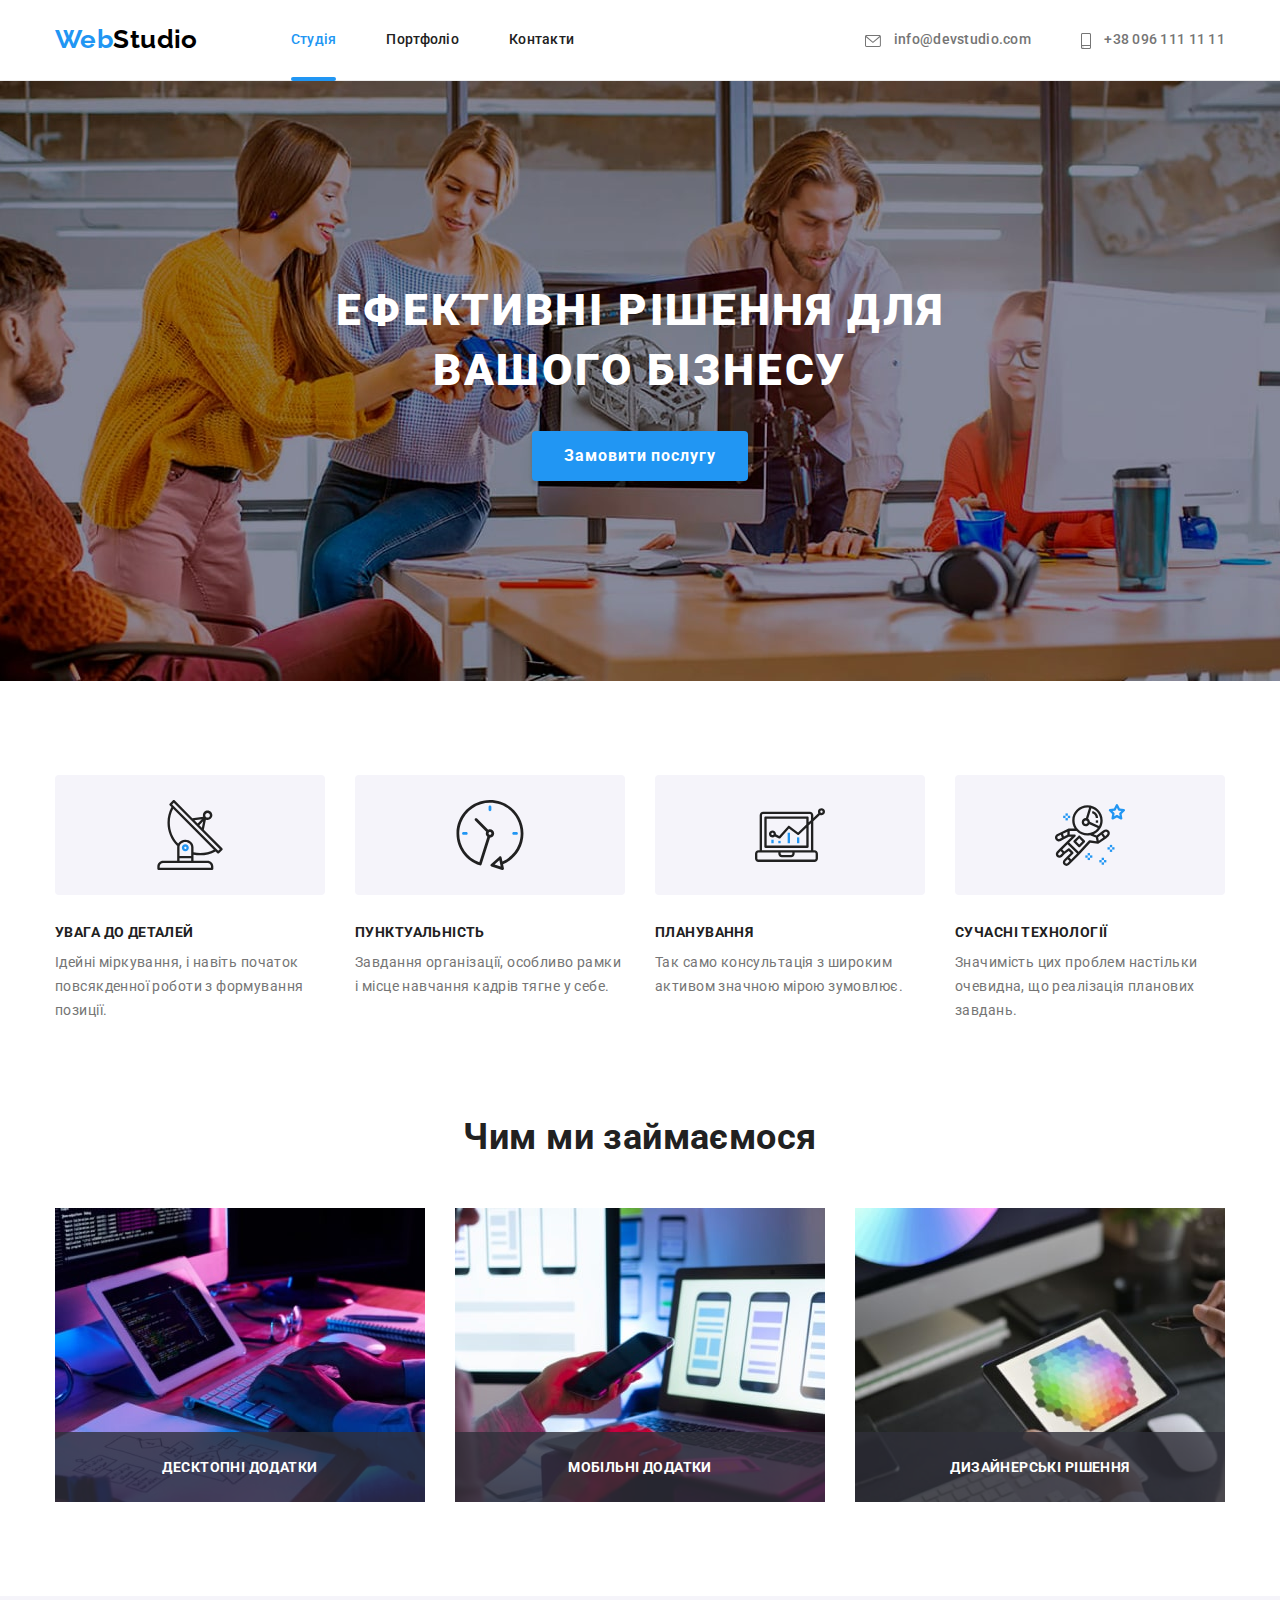
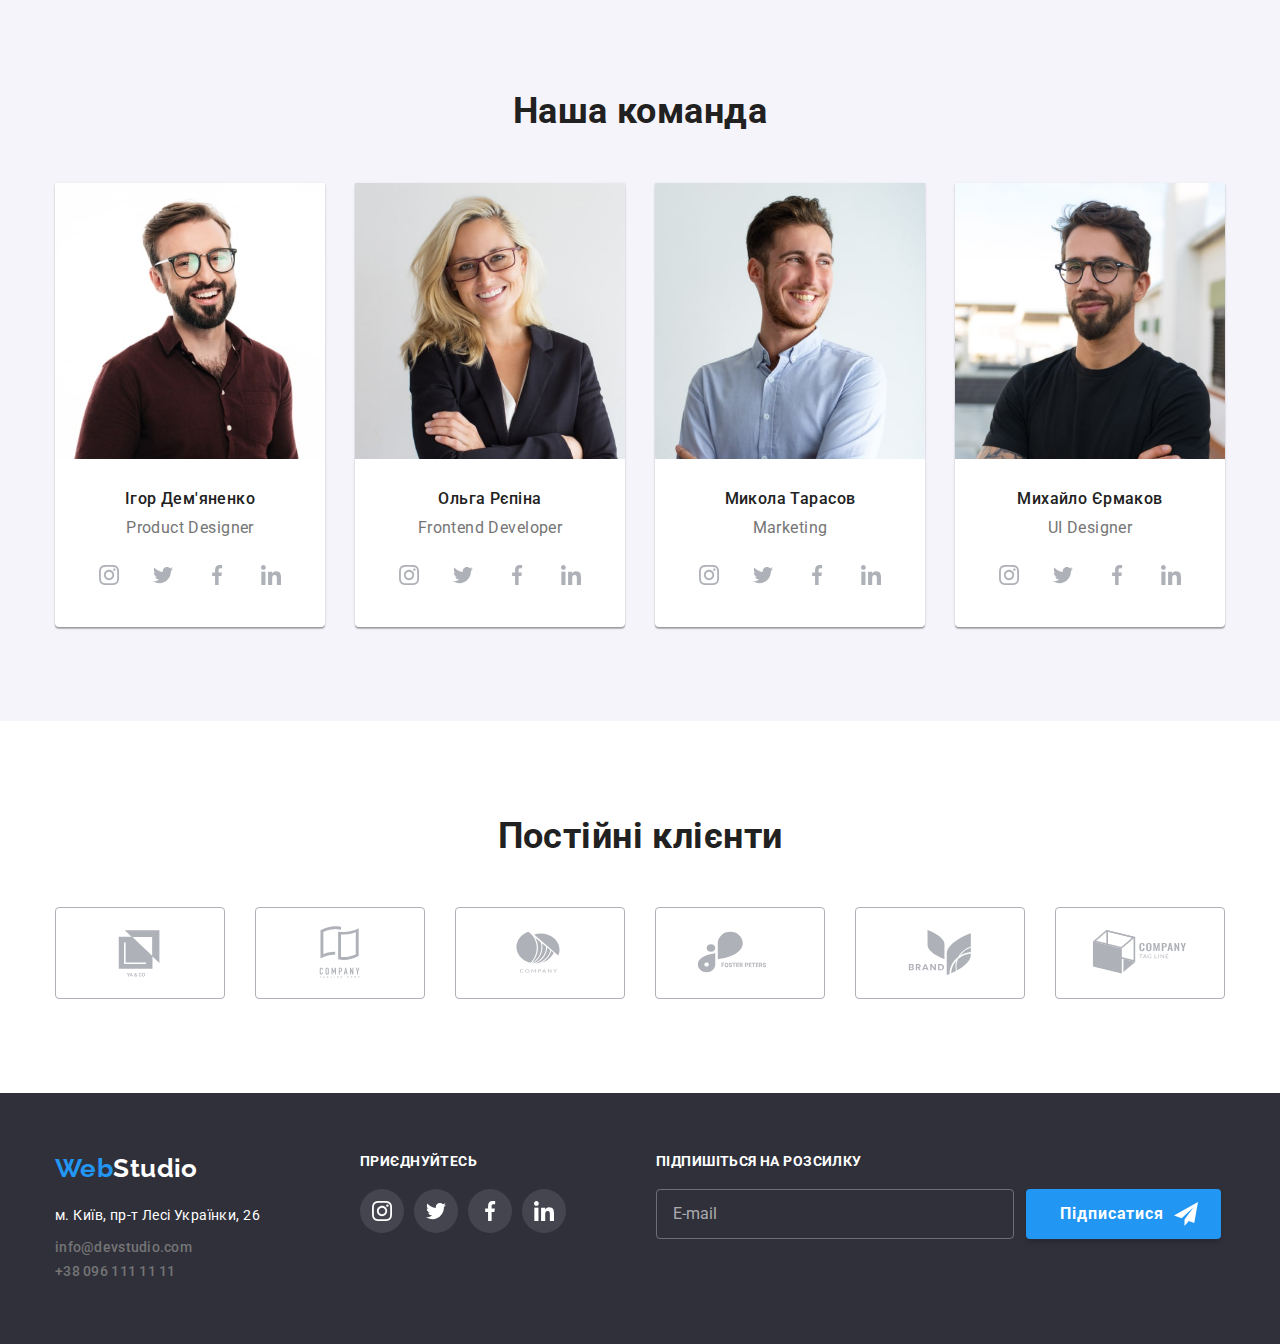
<file: index.html>
<!DOCTYPE html>
<html lang="uk">
	<head>
		<meta charset="UTF-8" />
		<meta http-equiv="X-UA-Compatible" content="IE=edge" />
		<meta name="viewport" content="width=device-width, initial-scale=1.0" />
		<title>Студія WebStudio</title>
		<link rel="preconnect" href="https://fonts.googleapis.com" />
		<link rel="preconnect" href="https://fonts.gstatic.com" crossorigin />
		<link
			href="https://fonts.googleapis.com/css2?family=Raleway:wght@700&family=Roboto:wght@400;500;700;900&display=swap"
			rel="stylesheet"
		/>
		<link
			rel="stylesheet"
			href="https://cdnjs.cloudflare.com/ajax/libs/modern-normalize/1.1.0/modern-normalize.min.css"
		/>
		<link rel="stylesheet" href="./css/main.min.css" />
	</head>
	<body>
		<!-- Шапка сайту -->
		<header class="page-header">
			<!-- Основна навігація -->
			<div class="container">
				<nav class="main-nav">
					<a href="./index.html" class="logo">
						<span class="logo__accent">Web</span>Studio
					</a>
					<button type="button" class="menu-button" aria-expanded="false" aria-controls="mobile-menu" data-menu-button>
						<svg width="40" height="40" class="menu-button__icon" aria-label="Перемикач мобільного меню">
							<use class="menu-button__icon-cross" href="./images/icons.svg#icon-cross"></use>
							<use class="menu-button__icon-menu" href="./images/icons.svg#icon-menu"></use>
						</svg>
					</button>
					<div class="main-nav__wrapper" id="mobile-menu" data-menu>
						<ul class="site-nav">
							<li class="site-nav__item">
								<a href="./index.html" class="site-nav__link site-nav__link--active">Студія</a>
							</li>
							<li class="site-nav__item"><a href="./portfolio.html" class="site-nav__link">Портфоліо</a></li>
							<li class="site-nav__item"><a href="" class="site-nav__link">Контакти</a></li>
						</ul>
						<ul class="contacts-list contacts-list--flex">
							<li class="contacts-list__item contacts-list__item--r-margin">
								<a href="mailto:info@devstudio.com" class="contacts-list__link">
									<svg class="contacts-list__icon" width="16" height="12">
										<use href="./images/icons.svg#icon-envelope"></use>
									</svg>
									info@devstudio.com
								</a>
							</li>
							<li class="contacts-list__item">
								<a href="tel:+380961111111" class="contacts-list__link">
									<svg class="contacts-list__icon" width="10" height="16">
										<use href="./images/icons.svg#icon-smartphone"></use>
									</svg>
									+38 096 111 11 11
								</a>
							</li>
						</ul>
						<ul class="social">
							<li class="social__item"><a href="" class="social__link">Instagram</a></li>
							<li class="social__item"><a href="" class="social__link">Twitter</a></li>
							<li class="social__item"><a href="" class="social__link">Facebook</a></li>
							<li class="social__item"><a href="" class="social__link">LinkedIn</a></li>
						</ul>
					</div>
				</nav>
			</div>
		</header>
		<!-- Основний контент -->
		<main>
			<!-- Блок герой -->
			<section class="hero">
				<h1 class="hero__title">
					Ефективні рішення для
					<br />
					вашого бізнесу
				</h1>
				<button type="button" class="button button--primary" data-modal-open>Замовити послугу</button>
			</section>
			<!-- Наші переваги -->
			<section class="section">
				<div class="container">
					<h2 class="section__title section__title--visually-hidden">Наші переваги</h2>
					<ul class="feature-list">
						<li class="feature-list__item">
							<div class="feature-list__thumb">
								<svg class="feature-list__icon" width="70" height="70">
									<use href="./images/icons.svg#icon-antenna"></use>
								</svg>
							</div>
							<h3 class="feature-list__title">Увага до деталей</h3>
							<p class="feature-list__text">
								Ідейні міркування, і навіть початок повсякденної роботи з формування позиції.
							</p>
						</li>
						<li class="feature-list__item">
							<div class="feature-list__thumb">
								<svg class="feature-list__icon" width="70" height="70">
									<use href="./images/icons.svg#icon-clock"></use>
								</svg>
							</div>
							<h3 class="feature-list__title">Пунктуальність</h3>
							<p class="feature-list__text">
								Завдання організації, особливо рамки і місце навчання кадрів тягне у себе.
							</p>
						</li>
						<li class="feature-list__item">
							<div class="feature-list__thumb">
								<svg class="feature-list__icon" width="70" height="70">
									<use href="./images/icons.svg#icon-diagram"></use>
								</svg>
							</div>
							<h3 class="feature-list__title">Планування</h3>
							<p class="feature-list__text">Так само консультація з широким активом значною мірою зумовлює.</p>
						</li>
						<li class="feature-list__item">
							<div class="feature-list__thumb">
								<svg class="feature-list__icon" width="70" height="70">
									<use href="./images/icons.svg#icon-astronaut"></use>
								</svg>
							</div>
							<h3 class="feature-list__title">Сучасні технології</h3>
							<p class="feature-list__text">
								Значимість цих проблем настільки очевидна, що реалізація планових завдань.
							</p>
						</li>
					</ul>
				</div>
			</section>
			<!-- Чим ми займаємося -->
			<section class="section section--no-padding section--no-display">
				<div class="container">
					<h2 class="section__title">Чим ми займаємося</h2>
					<ul class="work-list">
						<li class="work-list__item">
							<img
								class="work-list__image"
								srcset="./images/work-img-1.jpg 1x, ./images/work-img-1@2x.jpg 2x"
								src="./images/work-img-1.jpg"
								alt="Чоловічі руки на клавіатурі"
								width="370"
								height="294"
							/>
							<div class="work-list__overlay">Десктопні додатки</div>
						</li>
						<li class="work-list__item">
							<img
								class="work-list__image"
								srcset="./images/work-img-2.jpg 1x, ./images/work-img-2@2x.jpg 2x"
								src="./images/work-img-2.jpg"
								alt="Людина працює за ноутбуком"
								width="370"
								height="294"
							/>
							<div class="work-list__overlay">Мобільні додатки</div>
						</li>
						<li class="work-list__item">
							<img
								class="work-list__image"
								srcset="./images/work-img-3.jpg 1x, ./images/work-img-3@2x.jpg 2x"
								src="./images/work-img-3.jpg"
								alt="Планшет у руках"
								width="370"
								height="294"
							/>
							<div class="work-list__overlay">Дизайнерські рішення</div>
						</li>
					</ul>
				</div>
			</section>
			<!-- Наша команда -->
			<section class="section section--inverse-bg-color">
				<div class="container">
					<h2 class="section__title">Наша команда</h2>
					<ul class="team-member">
						<li class="team-member__item">
							<img
								class="team-member__foto"
								srcset="./images/team-img-1.jpg 1x, ./images/team-img-1@2x.jpg 2x"
								src="./images/team-img-1.jpg"
								alt="Ігор Дем'яненко"
								width="450"
								height="460"
							/>
							<div class="team-member__wrapper">
								<h3 class="team-member__name">Ігор Дем'яненко</h3>
								<p class="team-member__pos">Product Designer</p>
								<ul class="social-icons">
									<li class="social-icons__item">
										<a href="" class="social-icons__link">
											<svg class="social-icons__icon" width="20" height="20">
												<use href="./images/icons.svg#icon-instagram"></use>
											</svg>
										</a>
									</li>
									<li class="social-icons__item">
										<a href="" class="social-icons__link">
											<svg class="social-icons__icon" width="20" height="20">
												<use href="./images/icons.svg#icon-twitter"></use>
											</svg>
										</a>
									</li>
									<li class="social-icons__item">
										<a href="" class="social-icons__link">
											<svg class="social-icons__icon" width="20" height="20">
												<use href="./images/icons.svg#icon-facebook"></use>
											</svg>
										</a>
									</li>
									<li class="social-icons__item">
										<a href="" class="social-icons__link">
											<svg class="social-icons__icon" width="20" height="20">
												<use href="./images/icons.svg#icon-linkedin"></use>
											</svg>
										</a>
									</li>
								</ul>
							</div>
						</li>
						<li class="team-member__item">
							<img
								class="team-member__foto"
								srcset="./images/team-img-2.jpg 1x, ./images/team-img-2@2x.jpg 2x"
								src="./images/team-img-2.jpg"
								alt="Ольга Рєпіна"
								width="450"
								height="460"
							/>
							<div class="team-member__wrapper">
								<h3 class="team-member__name">Ольга Рєпіна</h3>
								<p class="team-member__pos">Frontend Developer</p>
								<ul class="social-icons">
									<li class="social-icons__item">
										<a href="" class="social-icons__link">
											<svg class="social-icons__icon" width="20" height="20">
												<use href="./images/icons.svg#icon-instagram"></use>
											</svg>
										</a>
									</li>
									<li class="social-icons__item">
										<a href="" class="social-icons__link">
											<svg class="social-icons__icon" width="20" height="20">
												<use href="./images/icons.svg#icon-twitter"></use>
											</svg>
										</a>
									</li>
									<li class="social-icons__item">
										<a href="" class="social-icons__link">
											<svg class="social-icons__icon" width="20" height="20">
												<use href="./images/icons.svg#icon-facebook"></use>
											</svg>
										</a>
									</li>
									<li class="social-icons__item">
										<a href="" class="social-icons__link">
											<svg class="social-icons__icon" width="20" height="20">
												<use href="./images/icons.svg#icon-linkedin"></use>
											</svg>
										</a>
									</li>
								</ul>
							</div>
						</li>
						<li class="team-member__item">
							<img
								class="team-member__foto"
								srcset="./images/team-img-3.jpg 1x, ./images/team-img-3@2x.jpg 2x"
								src="./images/team-img-3.jpg"
								alt="Микола Тарасов"
								width="450"
								height="460"
							/>
							<div class="team-member__wrapper">
								<h3 class="team-member__name">Микола Тарасов</h3>
								<p class="team-member__pos">Marketing</p>
								<ul class="social-icons">
									<li class="social-icons__item">
										<a href="" class="social-icons__link">
											<svg class="social-icons__icon" width="20" height="20">
												<use href="./images/icons.svg#icon-instagram"></use>
											</svg>
										</a>
									</li>
									<li class="social-icons__item">
										<a href="" class="social-icons__link">
											<svg class="social-icons__icon" width="20" height="20">
												<use href="./images/icons.svg#icon-twitter"></use>
											</svg>
										</a>
									</li>
									<li class="social-icons__item">
										<a href="" class="social-icons__link">
											<svg class="social-icons__icon" width="20" height="20">
												<use href="./images/icons.svg#icon-facebook"></use>
											</svg>
										</a>
									</li>
									<li class="social-icons__item">
										<a href="" class="social-icons__link">
											<svg class="social-icons__icon" width="20" height="20">
												<use href="./images/icons.svg#icon-linkedin"></use>
											</svg>
										</a>
									</li>
								</ul>
							</div>
						</li>
						<li class="team-member__item">
							<img
								class="team-member__foto"
								srcset="./images/team-img-4.jpg 1x, ./images/team-img-4@2x.jpg 2x"
								src="./images/team-img-4.jpg"
								alt="Михайло Єрмаков"
								width="450"
								height="460"
							/>
							<div class="team-member__wrapper">
								<h3 class="team-member__name">Михайло Єрмаков</h3>
								<p class="team-member__pos">UI Designer</p>
								<ul class="social-icons">
									<li class="social-icons__item">
										<a href="" class="social-icons__link">
											<svg class="social-icons__icon" width="20" height="20">
												<use href="./images/icons.svg#icon-instagram"></use>
											</svg>
										</a>
									</li>
									<li class="social-icons__item">
										<a href="" class="social-icons__link">
											<svg class="social-icons__icon" width="20" height="20">
												<use href="./images/icons.svg#icon-twitter"></use>
											</svg>
										</a>
									</li>
									<li class="social-icons__item">
										<a href="" class="social-icons__link">
											<svg class="social-icons__icon" width="20" height="20">
												<use href="./images/icons.svg#icon-facebook"></use>
											</svg>
										</a>
									</li>
									<li class="social-icons__item">
										<a href="" class="social-icons__link">
											<svg class="social-icons__icon" width="20" height="20">
												<use href="./images/icons.svg#icon-linkedin"></use>
											</svg>
										</a>
									</li>
								</ul>
							</div>
						</li>
					</ul>
				</div>
			</section>
			<!-- Постійні клієнти -->
			<section class="section">
				<div class="container">
					<h2 class="section__title">Постійні клієнти</h2>
					<ul class="client">
						<li class="client__item">
							<a href="" class="client__link">
								<svg class="client__icon" width="106" height="60">
									<use href="./images/icons.svg#icon-client-logo1"></use>
								</svg>
							</a>
						</li>
						<li class="client__item">
							<a href="" class="client__link">
								<svg class="client__icon" width="106" height="60">
									<use href="./images/icons.svg#icon-client-logo2"></use>
								</svg>
							</a>
						</li>
						<li class="client__item">
							<a href="" class="client__link">
								<svg class="client__icon" width="106" height="60">
									<use href="./images/icons.svg#icon-client-logo3"></use>
								</svg>
							</a>
						</li>
						<li class="client__item">
							<a href="" class="client__link">
								<svg class="client__icon" width="106" height="60">
									<use href="./images/icons.svg#icon-client-logo4"></use>
								</svg>
							</a>
						</li>
						<li class="client__item">
							<a href="" class="client__link">
								<svg class="client__icon" width="106" height="60">
									<use href="./images/icons.svg#icon-client-logo5"></use>
								</svg>
							</a>
						</li>
						<li class="client__item">
							<a href="" class="client__link">
								<svg class="client__icon" width="106" height="60">
									<use href="./images/icons.svg#icon-client-logo6"></use>
								</svg>
							</a>
						</li>
					</ul>
				</div>
			</section>
		</main>
		<!-- Футер сайту -->
		<footer class="page-footer">
			<div class="container page-footer__container">
				<div class="page-footer__wrapper">
					<div class="page-footer__address">
						<a href="./index.html" class="logo logo--inverse-color page-footer__logo">
							<span class="logo__accent">Web</span>Studio
						</a>
						<address>
							<p class="address">м. Київ, пр-т Лесі Українки, 26</p>
							<ul class="contacts-list">
								<li>
									<a href="mailto:info@devstudio.com" class="contacts-list__link contacts-list__link--s-font">
										info@devstudio.com
									</a>
								</li>
								<li>
									<a href="tel:+380961111111" class="contacts-list__link contacts-list__link--s-font">
										+38 096 111 11 11
									</a>
								</li>
							</ul>
						</address>
					</div>
					<div class="page-footer__social-icons">
						<p class="page-footer__text">Приєднуйтесь</p>
						<ul class="social-icons">
							<li class="social-icons__item">
								<a href="" class="social-icons__link social-icons__link--inverse-color">
									<svg class="social-icons__icon" width="20" height="20">
										<use href="./images/icons.svg#icon-instagram"></use>
									</svg>
								</a>
							</li>
							<li class="social-icons__item">
								<a href="" class="social-icons__link social-icons__link--inverse-color">
									<svg class="social-icons__icon" width="20" height="20">
										<use href="./images/icons.svg#icon-twitter"></use>
									</svg>
								</a>
							</li>
							<li class="social-icons__item">
								<a href="" class="social-icons__link social-icons__link--inverse-color">
									<svg class="social-icons__icon" width="20" height="20">
										<use href="./images/icons.svg#icon-facebook"></use>
									</svg>
								</a>
							</li>
							<li class="social-icons__item">
								<a href="" class="social-icons__link social-icons__link--inverse-color">
									<svg class="social-icons__icon" width="20" height="20">
										<use href="./images/icons.svg#icon-linkedin"></use>
									</svg>
								</a>
							</li>
						</ul>
					</div>
				</div>
				<div class="page-footer__subscription-form">
					<p class="page-footer__text">Підпишіться на розсилку</p>
					<form class="subscription-form">
						<input class="subscription-form__input" type="email" name="email" placeholder="E-mail" />
						<button type="submit" class="button button--primary subscription-form__button">Підписатися</button>
					</form>
				</div>
			</div>
			<div class="backdrop backdrop--is-hidden" data-modal>
				<div class="modal">
					<button type="button" class="modal__close-button" data-modal-close>
						<svg class="modal__close-icon" width="18" height="18">
							<use href="./images/icons.svg#icon-close"></use>
						</svg>
					</button>
					<p class="modal__text">Залиште свої дані, ми вам передзвонимо</p>
					<form class="form">
						<div class="form__field">
							<label for="name" class="form__label">Ім'я</label>
							<input type="text" name="name" id="name" class="form__input" />
							<span class="form__icon-thumb">
								<svg class="form__icon" width="18" height="18">
									<use href="./images/icons.svg#icon-person"></use>
								</svg>
							</span>
						</div>
						<div class="form__field">
							<label for="tel" class="form__label">Телефон</label>
							<input type="tel" name="tel" id="tel" class="form__input" />
							<span class="form__icon-thumb">
								<svg class="form__icon" width="18" height="18">
									<use href="./images/icons.svg#icon-phone"></use>
								</svg>
							</span>
						</div>
						<div class="form__field">
							<label for="email" class="form__label">Пошта</label>
							<input type="email" name="email" id="email" class="form__input" />
							<span class="form__icon-thumb">
								<svg class="form__icon" width="18" height="18">
									<use href="./images/icons.svg#icon-email"></use>
								</svg>
							</span>
						</div>
						<div class="form__field">
							<label for="comment" class="form__label">Коментар</label>
							<textarea
								class="form__textarea"
								name="comment"
								id="comment"
								cols="30"
								rows="10"
								placeholder="Введіть текст"
							></textarea>
						</div>
						<label class="policy-label">
							<input
								class="policy-label__checkbox policy-label__checkbox--visually-hidden"
								type="checkbox"
								name="policy"
								value="policy"
							/>
							<span class="policy-label__checkbox-icon"></span>
							Погоджуюся з розсилкою та приймаю
							<a class="form__link" href="">Умови договору</a>
						</label>
						<button type="submit" class="button button--primary form__button">Відправити</button>
					</form>
				</div>
			</div>
		</footer>
		<script src="./js/modal.js"></script>
		<script src="./js/mobile-menu.js"></script>
	</body>
</html>
</file>
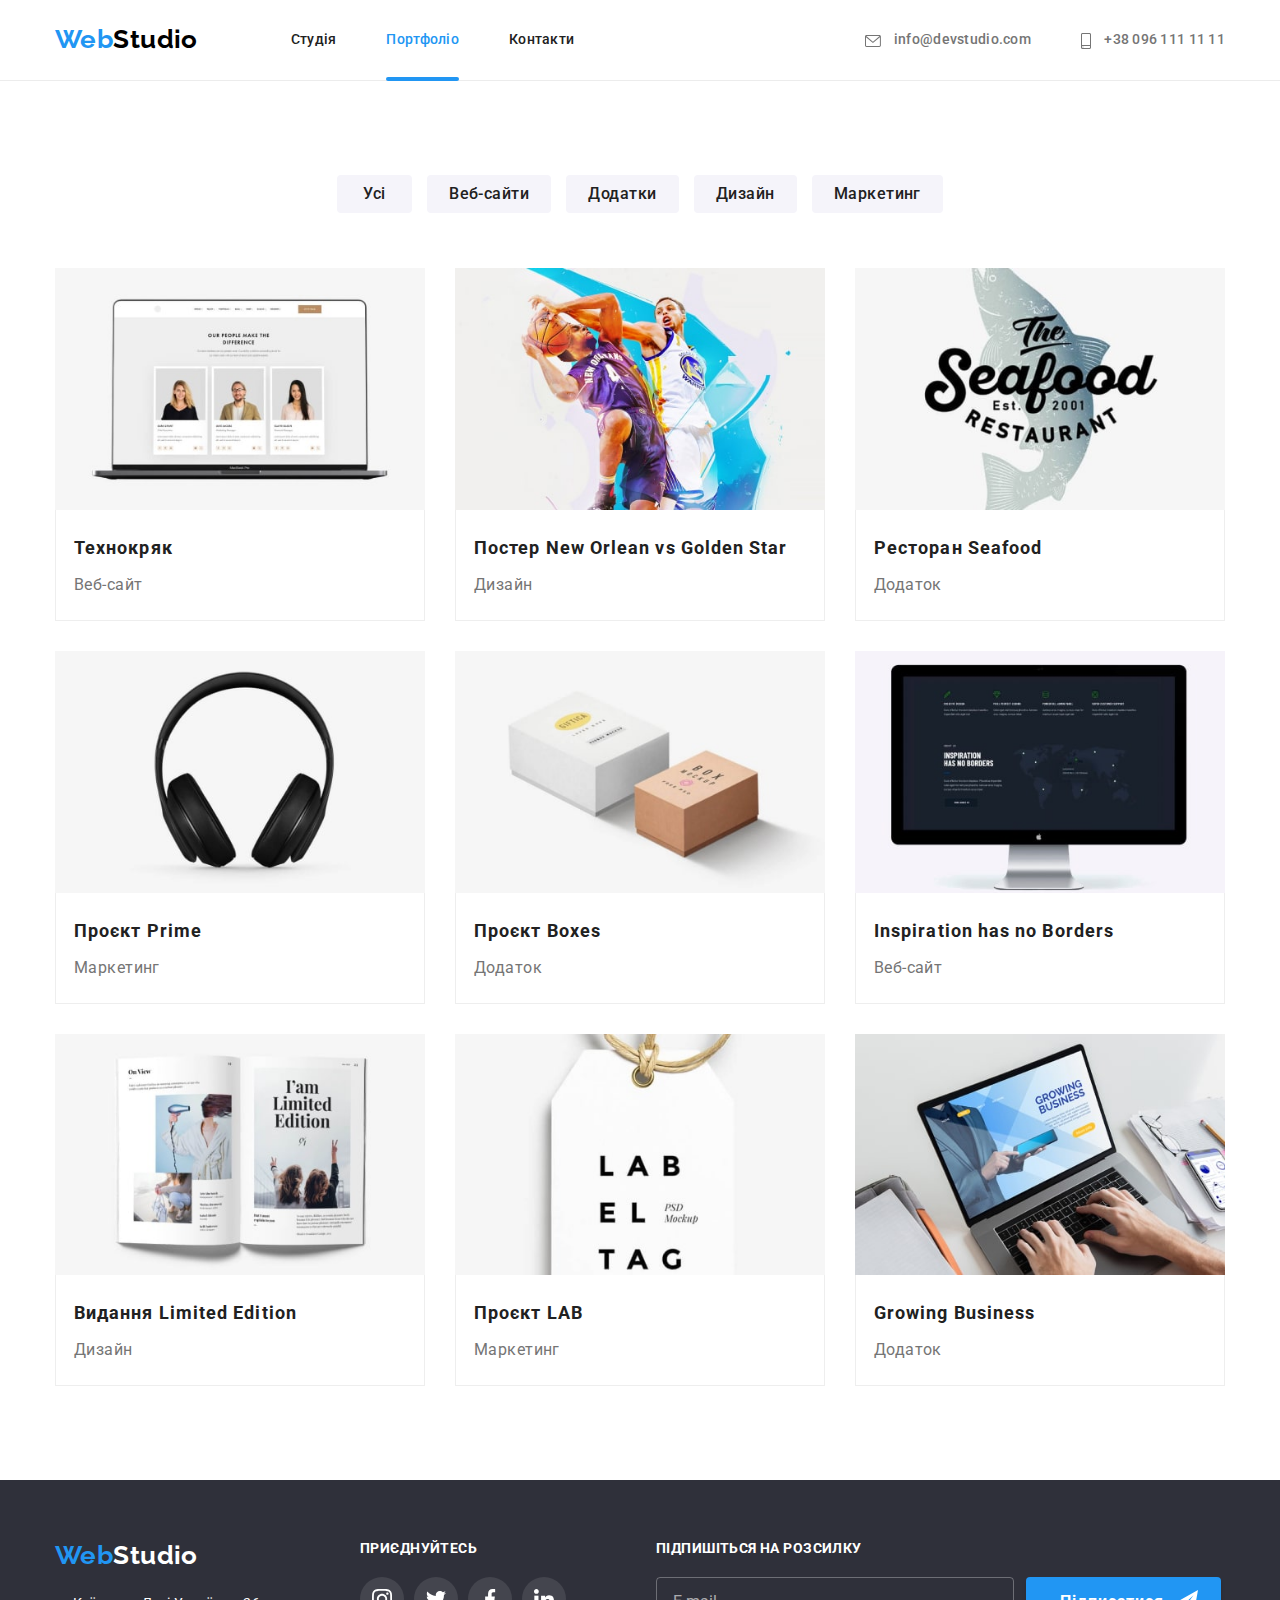
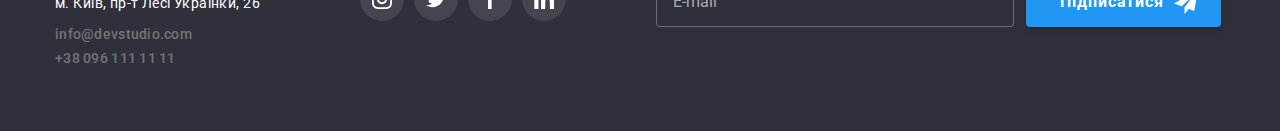
<file: portfolio.html>
<!DOCTYPE html>
<html lang="uk">
	<head>
		<meta charset="UTF-8" />
		<meta http-equiv="X-UA-Compatible" content="IE=edge" />
		<meta name="viewport" content="width=device-width, initial-scale=1.0" />
		<title>Портфоліо</title>
		<link rel="preconnect" href="https://fonts.googleapis.com" />
		<link rel="preconnect" href="https://fonts.gstatic.com" crossorigin />
		<link
			href="https://fonts.googleapis.com/css2?family=Raleway:wght@700&family=Roboto:wght@400;500;700;900&display=swap"
			rel="stylesheet"
		/>
		<link
			rel="stylesheet"
			href="https://cdnjs.cloudflare.com/ajax/libs/modern-normalize/1.1.0/modern-normalize.min.css"
		/>
		<link rel="stylesheet" href="./css/main.min.css" />
	</head>
	<body>
		<!-- Шапка сайту -->
		<header class="page-header">
			<!-- Основна навігація -->
			<div class="container">
				<nav class="main-nav">
					<a href="./index.html" class="logo">
						<span class="logo__accent">Web</span>Studio
					</a>
					<button type="button" class="menu-button" aria-expanded="false" aria-controls="mobile-menu" data-menu-button>
						<svg width="40" height="40" class="menu-button__icon" aria-label="Перемикач мобільного меню">
							<use class="menu-button__icon-cross" href="./images/icons.svg#icon-cross"></use>
							<use class="menu-button__icon-menu" href="./images/icons.svg#icon-menu"></use>
						</svg>
					</button>
					<div class="main-nav__wrapper" id="mobile-menu" data-menu>
						<ul class="site-nav">
							<li class="site-nav__item">
								<a href="./index.html" class="site-nav__link">Студія</a>
							</li>
							<li class="site-nav__item">
								<a href="./portfolio.html" class="site-nav__link site-nav__link--active">Портфоліо</a>
							</li>
							<li class="site-nav__item"><a href="" class="site-nav__link">Контакти</a></li>
						</ul>
						<ul class="contacts-list contacts-list--flex">
							<li class="contacts-list__item contacts-list__item--r-margin">
								<a href="mailto:info@devstudio.com" class="contacts-list__link">
									<svg class="contacts-list__icon" width="16" height="12">
										<use href="./images/icons.svg#icon-envelope"></use>
									</svg>
									info@devstudio.com
								</a>
							</li>
							<li class="contacts-list__item">
								<a href="tel:+380961111111" class="contacts-list__link">
									<svg class="contacts-list__icon" width="10" height="16">
										<use href="./images/icons.svg#icon-smartphone"></use>
									</svg>
									+38 096 111 11 11
								</a>
							</li>
						</ul>
						<ul class="social">
							<li class="social__item"><a href="" class="social__link">Instagram</a></li>
							<li class="social__item"><a href="" class="social__link">Twitter</a></li>
							<li class="social__item"><a href="" class="social__link">Facebook</a></li>
							<li class="social__item"><a href="" class="social__link">LinkedIn</a></li>
						</ul>
					</div>
				</nav>
			</div>
		</header>
		<!-- Основний контент -->
		<main>
			<!-- Наші роботи -->
			<section class="section">
				<div class="container">
					<h1 class="section__title section__title--visually-hidden">Наші роботи</h1>
					<ul class="filters">
						<li class="filters__item"><button type="button" class="button button--secondary">Усі</button></li>
						<li class="filters__item"><button type="button" class="button button--secondary">Веб-сайти</button></li>
						<li class="filters__item"><button type="button" class="button button--secondary">Додатки</button></li>
						<li class="filters__item"><button type="button" class="button button--secondary">Дизайн</button></li>
						<li class="filters__item"><button type="button" class="button button--secondary">Маркетинг</button></li>
					</ul>
					<ul class="portfolio">
						<li class="portfolio__item">
							<a href="" class="product__link">
								<div class="product__thumb">
									<img
										class="product__image"
										srcset="./images/portfolio-img-1.jpg 1x, ./images/portfolio-img-1@2x.jpg 2x"
										src="./images/portfolio-img-1.jpg"
										alt="Сайт Технокряк"
										width="450"
										height="294"
									/>
									<div class="product__overlay">
										<p class="product__text-thumb">
											Ресурс пропонує комплексні пропозиції з різним рівнем функціоналу та сервісів. Все це дозволить
											відвідувачу отримати вичерпні відомості про компанію чи приватну особу.
										</p>
									</div>
								</div>
								<div class="product__wrapper">
									<h2 class="product__title">Технокряк</h2>
									<p class="product__text">Веб-сайт</p>
								</div>
							</a>
						</li>
						<li class="portfolio__item">
							<a href="" class="product__link">
								<div class="product__thumb">
									<img
										class="product__image"
										srcset="./images/portfolio-img-2.jpg 1x, ./images/portfolio-img-2@2x.jpg 2x"
										src="./images/portfolio-img-2.jpg"
										alt="Гра у баскетбол"
										width="450"
										height="294"
									/>
									<div class="product__overlay">
										<p class="product__text-thumb">
											Ресурс пропонує комплексні пропозиції з різним рівнем функціоналу та сервісів. Все це дозволить
											відвідувачу отримати вичерпні відомості про компанію чи приватну особу.
										</p>
									</div>
								</div>
								<div class="product__wrapper">
									<h2 class="product__title">Постер New Orlean vs Golden Star</h2>
									<p class="product__text">Дизайн</p>
								</div>
							</a>
						</li>
						<li class="portfolio__item">
							<a href="" class="product__link">
								<div class="product__thumb">
									<img
										class="product__image"
										srcset="./images/portfolio-img-3.jpg 1x, ./images/portfolio-img-3@2x.jpg 2x"
										src="./images/portfolio-img-3.jpg"
										alt="Логотип ресторану"
										width="450"
										height="294"
									/>
									<div class="product__overlay">
										<p class="product__text-thumb">
											Ресурс пропонує комплексні пропозиції з різним рівнем функціоналу та сервісів. Все це дозволить
											відвідувачу отримати вичерпні відомості про компанію чи приватну особу.
										</p>
									</div>
								</div>
								<div class="product__wrapper">
									<h2 class="product__title">Ресторан Seafood</h2>
									<p class="product__text">Додаток</p>
								</div>
							</a>
						</li>
						<li class="portfolio__item">
							<a href="" class="product__link">
								<div class="product__thumb">
									<img
										class="product__image"
										srcset="./images/portfolio-img-4.jpg 1x, ./images/portfolio-img-4@2x.jpg 2x"
										src="./images/portfolio-img-4.jpg"
										alt="Чорні навушники"
										width="450"
										height="294"
									/>
									<div class="product__overlay">
										<p class="product__text-thumb">
											Ресурс пропонує комплексні пропозиції з різним рівнем функціоналу та сервісів. Все це дозволить
											відвідувачу отримати вичерпні відомості про компанію чи приватну особу.
										</p>
									</div>
								</div>
								<div class="product__wrapper">
									<h2 class="product__title">Проєкт Prime</h2>
									<p class="product__text">Маркетинг</p>
								</div>
							</a>
						</li>
						<li class="portfolio__item">
							<a href="" class="product__link">
								<div class="product__thumb">
									<img
										class="product__image"
										srcset="./images/portfolio-img-5.jpg 1x, ./images/portfolio-img-5@2x.jpg 2x"
										src="./images/portfolio-img-5.jpg"
										alt="Картонні коробки"
										width="450"
										height="294"
									/>
									<div class="product__overlay">
										<p class="product__text-thumb">
											Ресурс пропонує комплексні пропозиції з різним рівнем функціоналу та сервісів. Все це дозволить
											відвідувачу отримати вичерпні відомості про компанію чи приватну особу.
										</p>
									</div>
								</div>
								<div class="product__wrapper">
									<h2 class="product__title">Проєкт Boxes</h2>
									<p class="product__text">Додаток</p>
								</div>
							</a>
						</li>
						<li class="portfolio__item">
							<a href="" class="product__link">
								<div class="product__thumb">
									<img
										class="product__image"
										srcset="./images/portfolio-img-6.jpg 1x, ./images/portfolio-img-6@2x.jpg 2x"
										src="./images/portfolio-img-6.jpg"
										alt="Монітор Мак"
										width="450"
										height="294"
									/>
									<div class="product__overlay">
										<p class="product__text-thumb">
											Ресурс пропонує комплексні пропозиції з різним рівнем функціоналу та сервісів. Все це дозволить
											відвідувачу отримати вичерпні відомості про компанію чи приватну особу.
										</p>
									</div>
								</div>
								<div class="product__wrapper">
									<h2 class="product__title">Inspiration has no Borders</h2>
									<p class="product__text">Веб-сайт</p>
								</div>
							</a>
						</li>
						<li class="portfolio__item">
							<a href="" class="product__link">
								<div class="product__thumb">
									<img
										class="product__image"
										srcset="./images/portfolio-img-7.jpg 1x, ./images/portfolio-img-7@2x.jpg 2x"
										src="./images/portfolio-img-7.jpg"
										alt="Розгорнутий журнал"
										width="450"
										height="294"
									/>
									<div class="product__overlay">
										<p class="product__text-thumb">
											Ресурс пропонує комплексні пропозиції з різним рівнем функціоналу та сервісів. Все це дозволить
											відвідувачу отримати вичерпні відомості про компанію чи приватну особу.
										</p>
									</div>
								</div>
								<div class="product__wrapper">
									<h2 class="product__title">Видання Limited Edition</h2>
									<p class="product__text">Дизайн</p>
								</div>
							</a>
						</li>
						<li class="portfolio__item">
							<a href="" class="product__link">
								<div class="product__thumb">
									<img
										class="product__image"
										srcset="./images/portfolio-img-8.jpg 1x, ./images/portfolio-img-8@2x.jpg 2x"
										src="./images/portfolio-img-8.jpg"
										alt="Бірка з написами"
										width="450"
										height="294"
									/>
									<div class="product__overlay">
										<p class="product__text-thumb">
											Ресурс пропонує комплексні пропозиції з різним рівнем функціоналу та сервісів. Все це дозволить
											відвідувачу отримати вичерпні відомості про компанію чи приватну особу.
										</p>
									</div>
								</div>
								<div class="product__wrapper">
									<h2 class="product__title">Проєкт LAB</h2>
									<p class="product__text">Маркетинг</p>
								</div>
							</a>
						</li>
						<li class="portfolio__item">
							<a href="" class="product__link">
								<div class="product__thumb">
									<img
										class="product__image"
										srcset="./images/portfolio-img-9.jpg 1x, ./images/portfolio-img-9@2x.jpg 2x"
										src="./images/portfolio-img-9.jpg"
										alt="Ноутбук на столі"
										width="450"
										height="294"
									/>
									<div class="product__overlay">
										<p class="product__text-thumb">
											Ресурс пропонує комплексні пропозиції з різним рівнем функціоналу та сервісів. Все це дозволить
											відвідувачу отримати вичерпні відомості про компанію чи приватну особу.
										</p>
									</div>
								</div>
								<div class="product__wrapper">
									<h2 class="product__title">Growing Business</h2>
									<p class="product__text">Додаток</p>
								</div>
							</a>
						</li>
					</ul>
				</div>
			</section>
		</main>
		<!-- Футер сайту -->
		<footer class="page-footer">
			<div class="container page-footer__container">
				<div class="page-footer__wrapper">
					<div class="page-footer__address">
						<a href="./index.html" class="logo logo--inverse-color page-footer__logo">
							<span class="logo__accent">Web</span>Studio
						</a>
						<address>
							<p class="address">м. Київ, пр-т Лесі Українки, 26</p>
							<ul class="contacts-list">
								<li><a href="mailto:info@devstudio.com" class="contacts-list__link contacts-list__link--s-font">info@devstudio.com</a></li>
								<li><a href="tel:+380961111111" class="contacts-list__link contacts-list__link--s-font">+38 096 111 11 11</a></li>
							</ul>
						</address>
					</div>
					<div class="page-footer__social-icons">
						<p class="page-footer__text">Приєднуйтесь</p>
						<ul class="social-icons">
							<li class="social-icons__item">
								<a href="" class="social-icons__link social-icons__link--inverse-color">
									<svg class="social-icons__icon" width="20" height="20">
										<use href="./images/icons.svg#icon-instagram"></use>
									</svg>
								</a>
							</li>
							<li class="social-icons__item">
								<a href="" class="social-icons__link social-icons__link--inverse-color">
									<svg class="social-icons__icon" width="20" height="20">
										<use href="./images/icons.svg#icon-twitter"></use>
									</svg>
								</a>
							</li>
							<li class="social-icons__item">
								<a href="" class="social-icons__link social-icons__link--inverse-color">
									<svg class="social-icons__icon" width="20" height="20">
										<use href="./images/icons.svg#icon-facebook"></use>
									</svg>
								</a>
							</li>
							<li class="social-icons__item">
								<a href="" class="social-icons__link social-icons__link--inverse-color">
									<svg class="social-icons__icon" width="20" height="20">
										<use href="./images/icons.svg#icon-linkedin"></use>
									</svg>
								</a>
							</li>
						</ul>
					</div>
				</div>
				<div class="page-footer__subscription-form">
					<p class="page-footer__text">Підпишіться на розсилку</p>
					<form class="subscription-form">
						<input class="subscription-form__input" type="email" name="email" placeholder="E-mail" />
						<button type="submit" class="button button--primary subscription-form__button">Підписатися</button>
					</form>
				</div>
			</div>
		</footer>
		<script src="./js/modal.js"></script>
		<script src="./js/mobile-menu.js"></script>
	</body>
</html>
</file>
<file: css/main.min.css>
body{color:#757575;background-color:#fff;font-family:"Roboto","-apple-system","BlinkMacSystemFont","avenir next","avenir","segoe ui","helvetica neue","helvetica","Cantarell","Ubuntu","noto","arial","sans-serif";font-size:14px;line-height:1.7;letter-spacing:.03em}h1,h2,h3,h4,h5,h6,p{margin:0;padding:0}ul{padding:0;margin:0;list-style:none}a{text-decoration:none}img{display:block;max-width:100%;height:auto}.visually-hidden{position:absolute;white-space:nowrap;width:1px;height:1px;overflow:hidden;border:0;padding:0;clip:rect(0 0 0 0);-webkit-clip-path:inset(50%);clip-path:inset(50%);margin:-1px}.container{max-width:1200px;margin:0 auto;padding:0 15px}@media screen and (min-width: 480px){.container{width:480px}}@media screen and (min-width: 768px){.container{width:768px}}@media screen and (min-width: 1200px){.container{width:1200px}}.social-icons{display:-webkit-box;display:-ms-flexbox;display:flex}.social-icons__item:not(:last-child){margin-right:10px}.social-icons__link{display:-webkit-box;display:-ms-flexbox;display:flex;-webkit-box-pack:center;-ms-flex-pack:center;justify-content:center;-webkit-box-align:center;-ms-flex-align:center;align-items:center;width:44px;height:44px;color:#afb1b8;border-radius:50%;-webkit-transition:color 250ms cubic-bezier(0.4, 0, 0.2, 1),background-color 250ms cubic-bezier(0.4, 0, 0.2, 1);transition:color 250ms cubic-bezier(0.4, 0, 0.2, 1),background-color 250ms cubic-bezier(0.4, 0, 0.2, 1)}.social-icons__link--inverse-color{color:#fff;background-color:rgba(255,255,255,.1)}.social-icons__link:hover{color:#fff;background-color:#2196f3}.social-icons__icon{fill:currentColor}.button{color:#212121;background-color:#fff;font-family:inherit;font-weight:700;font-size:16px;line-height:1.88;text-align:center;letter-spacing:.06em;cursor:pointer;border:none;border-radius:4px}.button--primary{min-width:216px;padding:10px 32px;color:#fff;background-color:#2196f3;-webkit-box-shadow:0px 4px 4px rgba(0,0,0,.15);box-shadow:0px 4px 4px rgba(0,0,0,.15);-webkit-transition:background-color 250ms cubic-bezier(0.4, 0, 0.2, 1);transition:background-color 250ms cubic-bezier(0.4, 0, 0.2, 1)}.button--primary:hover,.button--primary:focus{background-color:#188ce8}.button--secondary{min-width:75px;padding:6px 22px;color:#212121;background-color:#f5f4fa;font-size:16px;font-weight:500;line-height:1.63;letter-spacing:.03em;-webkit-transition:background-color 250ms cubic-bezier(0.4, 0, 0.2, 1),color 250ms cubic-bezier(0.4, 0, 0.2, 1),-webkit-box-shadow 250ms cubic-bezier(0.4, 0, 0.2, 1);transition:background-color 250ms cubic-bezier(0.4, 0, 0.2, 1),color 250ms cubic-bezier(0.4, 0, 0.2, 1),-webkit-box-shadow 250ms cubic-bezier(0.4, 0, 0.2, 1);transition:background-color 250ms cubic-bezier(0.4, 0, 0.2, 1),color 250ms cubic-bezier(0.4, 0, 0.2, 1),box-shadow 250ms cubic-bezier(0.4, 0, 0.2, 1);transition:background-color 250ms cubic-bezier(0.4, 0, 0.2, 1),color 250ms cubic-bezier(0.4, 0, 0.2, 1),box-shadow 250ms cubic-bezier(0.4, 0, 0.2, 1),-webkit-box-shadow 250ms cubic-bezier(0.4, 0, 0.2, 1)}.button--secondary:hover,.button--secondary:focus{color:#fff;background-color:#2196f3;-webkit-box-shadow:0px 3px 1px rgba(0,0,0,.1),0px 1px 2px rgba(0,0,0,.08),0px 2px 2px rgba(0,0,0,.12);box-shadow:0px 3px 1px rgba(0,0,0,.1),0px 1px 2px rgba(0,0,0,.08),0px 2px 2px rgba(0,0,0,.12)}.backdrop{position:fixed;top:0;left:0;width:100%;height:100%;background-color:rgba(0,0,0,.2);opacity:1;overflow-y:scroll;-webkit-transition:opacity 250ms cubic-bezier(0.4, 0, 0.2, 1);transition:opacity 250ms cubic-bezier(0.4, 0, 0.2, 1)}.backdrop--is-hidden{opacity:0;pointer-events:none}.modal{position:absolute;top:50%;left:50%;width:450px;padding:40px;background-color:#fff;-webkit-box-shadow:0px 1px 3px rgba(0,0,0,.12),0px 1px 1px rgba(0,0,0,.14),0px 2px 1px rgba(0,0,0,.2);box-shadow:0px 1px 3px rgba(0,0,0,.12),0px 1px 1px rgba(0,0,0,.14),0px 2px 1px rgba(0,0,0,.2);border-radius:4px;-webkit-transform:translate(-50%, -50%) scale(1);transform:translate(-50%, -50%) scale(1);-webkit-transition:-webkit-transform 250ms cubic-bezier(0.4, 0, 0.2, 1);transition:-webkit-transform 250ms cubic-bezier(0.4, 0, 0.2, 1);transition:transform 250ms cubic-bezier(0.4, 0, 0.2, 1);transition:transform 250ms cubic-bezier(0.4, 0, 0.2, 1), -webkit-transform 250ms cubic-bezier(0.4, 0, 0.2, 1)}.backdrop--is-hidden .modal{-webkit-transform:translate(-50%, -50%) scale(0.9);transform:translate(-50%, -50%) scale(0.9)}@media screen and (min-width: 1200px){.modal{width:528px}}.modal__close-button{display:-webkit-box;display:-ms-flexbox;display:flex;-webkit-box-pack:center;-ms-flex-pack:center;justify-content:center;-webkit-box-align:center;-ms-flex-align:center;align-items:center;position:absolute;top:8px;right:8px;width:30px;height:30px;background-color:#fff;border:1px solid rgba(0,0,0,.1);border-radius:50%;cursor:pointer;-webkit-transition:color 250ms cubic-bezier(0.4, 0, 0.2, 1);transition:color 250ms cubic-bezier(0.4, 0, 0.2, 1)}.modal__close-button:hover,.modal__close-button:focus{color:#2196f3}.modal__close-icon{fill:currentColor}.modal__text{margin-bottom:12px;font-weight:700;font-size:20px;line-height:1.15;text-align:center;color:#212121}.form{width:100%}.form__field{display:-webkit-box;display:-ms-flexbox;display:flex;-webkit-box-orient:vertical;-webkit-box-direction:normal;-ms-flex-direction:column;flex-direction:column;position:relative;margin-bottom:10px}.form__label{font-size:12px;line-height:1.15;letter-spacing:.01em;margin-bottom:4px}.form__link{margin-left:7px;color:#2196f3;text-decoration:underline}.form__input{margin:0;padding:12px 42px;border:1px solid rgba(33,33,33,.2);border-radius:4px;-webkit-transition:border 250ms cubic-bezier(0.4, 0, 0.2, 1);transition:border 250ms cubic-bezier(0.4, 0, 0.2, 1)}.form__input:focus{outline:none;border:1px solid #2196f3}.form__icon-thumb{position:absolute;top:30px;left:12px;display:inline-block;width:18px;height:18px;color:#212121;-webkit-transition:color 250ms cubic-bezier(0.4, 0, 0.2, 1);transition:color 250ms cubic-bezier(0.4, 0, 0.2, 1)}.form__input:focus+.form__icon-thumb{color:#2196f3}.form__icon{fill:currentColor}.form__textarea{padding:12px 16px;margin-bottom:15px;height:120px;resize:none;border:1px solid rgba(33,33,33,.2);border-radius:4px;-webkit-transition:border 250ms cubic-bezier(0.4, 0, 0.2, 1);transition:border 250ms cubic-bezier(0.4, 0, 0.2, 1)}.form__textarea:focus{outline:none;border:1px solid #2196f3}.form__textarea::-webkit-input-placeholder{font-size:12px;line-height:1.15;letter-spacing:.01em;color:rgba(117,117,117,.5)}.form__textarea::-moz-placeholder{font-size:12px;line-height:1.15;letter-spacing:.01em;color:rgba(117,117,117,.5)}.form__textarea:-ms-input-placeholder{font-size:12px;line-height:1.15;letter-spacing:.01em;color:rgba(117,117,117,.5)}.form__textarea::-ms-input-placeholder{font-size:12px;line-height:1.15;letter-spacing:.01em;color:rgba(117,117,117,.5)}.form__textarea::placeholder{font-size:12px;line-height:1.15;letter-spacing:.01em;color:rgba(117,117,117,.5)}.policy-label{display:-webkit-box;display:-ms-flexbox;display:flex;-webkit-box-align:center;-ms-flex-align:center;align-items:center;margin-bottom:30px;padding-left:12px;font-size:11px}@media screen and (min-width: 1200px){.policy-label{font-size:14px}}.policy-label__checkbox--visually-hidden{position:absolute;white-space:nowrap;width:1px;height:1px;overflow:hidden;border:0;padding:0;clip:rect(0 0 0 0);-webkit-clip-path:inset(50%);clip-path:inset(50%);margin:-1px}.policy-label__checkbox-icon{display:inline-block;width:16px;height:15px;margin-right:7px;border:2px solid #212121;border-radius:2px;-webkit-transition:border-color 250ms cubic-bezier(0.4, 0, 0.2, 1),background-color 250ms cubic-bezier(0.4, 0, 0.2, 1),background-image 250ms cubic-bezier(0.4, 0, 0.2, 1);transition:border-color 250ms cubic-bezier(0.4, 0, 0.2, 1),background-color 250ms cubic-bezier(0.4, 0, 0.2, 1),background-image 250ms cubic-bezier(0.4, 0, 0.2, 1)}.policy-label__checkbox:checked+.policy-label__checkbox-icon{border-color:#2196f3;background-color:#2196f3;background-image:url(../images/icon-check.svg);background-size:contain;background-origin:border-box}.form__button{position:relative;left:50%;-webkit-transform:translateX(-50%);transform:translateX(-50%)}.page-header{position:relative;border-bottom:1px solid #ececec}.logo{font-family:"Raleway","sans-serif";font-weight:700;font-size:26px;line-height:1.2;color:#000}.logo--inverse-color{color:#fff}.logo__accent{color:#2196f3}.main-nav{display:-webkit-box;display:-ms-flexbox;display:flex;-webkit-box-align:center;-ms-flex-align:center;align-items:center}@media screen and (max-width: 767px){.main-nav{padding:16px 0}.main-nav__wrapper{display:none;position:absolute;top:0;left:0;width:100%;padding:48px 40px;background-color:#fff;z-index:99}.main-nav__wrapper--is-open{display:block}}@media screen and (min-width: 768px){.main-nav{-webkit-box-align:center;-ms-flex-align:center;align-items:center}.main-nav__wrapper{display:-webkit-box;display:-ms-flexbox;display:flex;-webkit-box-align:center;-ms-flex-align:center;align-items:center;width:100%}}@media screen and (max-width: 767px){.site-nav{margin-bottom:300px}}@media screen and (min-width: 768px){.site-nav{display:-webkit-box;display:-ms-flexbox;display:flex;margin-left:93px}}.site-nav__item{position:relative}@media screen and (max-width: 767px){.site-nav__item:not(:last-child){margin-bottom:32px}}@media screen and (min-width: 768px){.site-nav__item:not(:last-child){margin-right:50px}}.site-nav__link{display:block;color:#212121;font-size:40px;font-weight:500;line-height:1.14;letter-spacing:.02em;-webkit-transition:color 250ms cubic-bezier(0.4, 0, 0.2, 1);transition:color 250ms cubic-bezier(0.4, 0, 0.2, 1)}@media screen and (min-width: 768px){.site-nav__link{font-size:14px;padding-top:32px;padding-bottom:32px}}.site-nav__link:hover,.site-nav__link:focus{color:#2196f3}.site-nav__link--active{color:#2196f3}@media screen and (min-width: 768px){.site-nav__link--active::after{content:"";position:absolute;bottom:-1px;left:0;width:100%;height:4px;background-color:#2196f3;border-radius:2px}}.menu-button{margin-left:auto;padding:0;border:none;background-color:rgba(0,0,0,0);cursor:pointer;z-index:999;color:#000;-webkit-transition:color 250ms cubic-bezier(0.4, 0, 0.2, 1);transition:color 250ms cubic-bezier(0.4, 0, 0.2, 1)}.menu-button:hover,.menu-button:focus{color:#2196f3}.menu-button__icon{fill:currentColor}.menu-button__icon-cross{display:none}.menu-button--is-open .menu-button__icon-cross{display:block}.menu-button--is-open .menu-button__icon-menu{display:none}@media screen and (min-width: 768px){.menu-button{display:none}}.contacts-list{display:-webkit-box;display:-ms-flexbox;display:flex}@media screen and (max-width: 767px){.contacts-list{-webkit-box-orient:vertical;-webkit-box-direction:reverse;-ms-flex-direction:column-reverse;flex-direction:column-reverse;margin-bottom:64px}}@media screen and (min-width: 768px){.contacts-list{-webkit-box-orient:vertical;-webkit-box-direction:normal;-ms-flex-direction:column;flex-direction:column;margin-left:auto}}@media screen and (min-width: 1200px){.contacts-list--flex{-webkit-box-orient:horizontal;-webkit-box-direction:normal;-ms-flex-direction:row;flex-direction:row}}@media screen and (max-width: 767px){.contacts-list__item:last-child{margin-bottom:32px}}@media screen and (max-width: 767px){.contacts-list__item:last-child .contacts-list__link{color:#2196f3;font-size:34px}}@media screen and (min-width: 1200px){.contacts-list__item--r-margin:not(:last-child){margin-right:50px}}.contacts-list__link{color:#757575;font-size:14px;font-weight:500;line-height:1.14;letter-spacing:.02em;font-style:normal;vertical-align:middle;-webkit-transition:color 250ms cubic-bezier(0.4, 0, 0.2, 1);transition:color 250ms cubic-bezier(0.4, 0, 0.2, 1)}.contacts-list__link:hover,.contacts-list__link:focus{color:#2196f3}@media screen and (max-width: 767px){.contacts-list__link{font-size:24px}}.contacts-list__link--s-font{font-size:14px}.contacts-list__icon{fill:currentColor;margin-right:10px;vertical-align:middle}@media screen and (max-width: 767px){.contacts-list__icon{display:none}}.social{display:-webkit-box;display:-ms-flexbox;display:flex}.social__item:not(:last-child){margin-right:10px}.social__item:not(:last-child)::after{content:"";display:inline-block;width:2px;height:100%;background-color:rgba(33,33,33,.2);vertical-align:middle;margin-left:10px}.social__link{font-weight:500;font-size:18px;line-height:1.22;letter-spacing:.02em;color:#2196f3;vertical-align:middle}@media screen and (min-width: 768px){.social{display:none}}.hero{width:480px;height:400px;padding:118px 0;margin:0 auto;background-color:#2f303a;background-image:-webkit-gradient(linear, left top, right top, from(rgba(47, 48, 58, 0.4)), to(rgba(47, 48, 58, 0.4))),url("../images/hero-img-mobile.jpg");background-image:linear-gradient(to right, rgba(47, 48, 58, 0.4), rgba(47, 48, 58, 0.4)),url("../images/hero-img-mobile.jpg");background-size:480px 400px;background-repeat:no-repeat;background-position:center;text-align:center}@media(min-device-pixel-ratio: 2),(-webkit-min-device-pixel-ratio: 2),(min-resolution: 192dpi),(min-resolution: 2dppx){.hero{background-image:url(../images/hero-img-mobile@2x.jpg)}}@media screen and (min-width: 768px){.hero{width:768px;background-image:url(../images/hero-img-tablet.jpg);background-size:768px 400px}}@media screen and (min-width: 768px)and (min-device-pixel-ratio: 2),screen and (min-width: 768px)and (-webkit-min-device-pixel-ratio: 2),screen and (min-width: 768px)and (min-resolution: 192dpi),screen and (min-width: 768px)and (min-resolution: 2dppx){.hero{background-image:url(../images/hero-img-tablet@2x.jpg)}}@media screen and (min-width: 1200px){.hero{max-width:1600px;width:100%;height:600px;background-image:url(../images/hero-img-desktop.jpg);background-size:1600px 600px;padding:200px 0}}@media screen and (min-width: 1200px)and (min-device-pixel-ratio: 2),screen and (min-width: 1200px)and (-webkit-min-device-pixel-ratio: 2),screen and (min-width: 1200px)and (min-resolution: 192dpi),screen and (min-width: 1200px)and (min-resolution: 2dppx){.hero{background-image:url(../images/hero-img-desktop@2x.jpg)}}.hero__title{margin-bottom:30px;color:#fff;font-weight:900;font-size:26px;line-height:1.62;letter-spacing:.06em;text-transform:uppercase}@media screen and (min-width: 1200px){.hero__title{font-size:44px;line-height:1.36}}.section{padding:60px 0}.section--inverse-bg-color{background-color:#f5f4fa}@media screen and (max-width: 1199px){.section--no-display{display:none}}@media screen and (min-width: 1200px){.section{padding:94px 0}}.section--no-padding{padding-top:0}.section__title{margin-bottom:30px;color:#212121;font-weight:700;font-size:28px;line-height:1.17;text-align:center}.section__title--visually-hidden{position:absolute;white-space:nowrap;width:1px;height:1px;overflow:hidden;border:0;padding:0;clip:rect(0 0 0 0);-webkit-clip-path:inset(50%);clip-path:inset(50%);margin:-1px}@media screen and (min-width: 1200px){.section__title{margin-bottom:50px;font-size:36px}}@media screen and (min-width: 768px){.feature-list{display:-webkit-box;display:-ms-flexbox;display:flex;-ms-flex-wrap:wrap;flex-wrap:wrap;margin:-15px}}@media screen and (max-width: 767px){.feature-list__item:not(:last-child){margin-bottom:30px}}@media screen and (min-width: 768px){.feature-list__item{width:calc((100% - 60px)/2);margin:15px}}@media screen and (min-width: 1200px){.feature-list__item{width:calc((100% - 120px)/4);margin:15px}}.feature-list__thumb{display:-webkit-box;display:-ms-flexbox;display:flex;height:120px;-webkit-box-pack:center;-ms-flex-pack:center;justify-content:center;-webkit-box-align:center;-ms-flex-align:center;align-items:center;background-color:#f5f4fa;border-radius:4px;margin-bottom:30px}.feature-list__title{margin-bottom:10px;color:#212121;font-size:14px;line-height:1.14;text-transform:uppercase}@media screen and (max-width: 767px){.feature-list__title{text-align:center}}.work-list{display:-webkit-box;display:-ms-flexbox;display:flex;-webkit-box-pack:justify;-ms-flex-pack:justify;justify-content:space-between}.work-list__item{position:relative;font-size:0}.work-list__overlay{display:-webkit-box;display:-ms-flexbox;display:flex;-webkit-box-pack:center;-ms-flex-pack:center;justify-content:center;-webkit-box-align:center;-ms-flex-align:center;align-items:center;position:absolute;bottom:0;left:0;width:370px;height:70px;background-color:rgba(47,48,58,.8);font-weight:700;font-size:14px;line-height:1.15;text-transform:uppercase;color:#fff}@media screen and (min-width: 768px){.team-member{display:-webkit-box;display:-ms-flexbox;display:flex;-ms-flex-wrap:wrap;flex-wrap:wrap;margin:-15px}}.team-member__item{background-color:#fff;border-radius:0 0 4px 4px;-webkit-box-shadow:0px 1px 3px rgba(0,0,0,.12),0px 1px 1px rgba(0,0,0,.14),0px 2px 1px rgba(0,0,0,.2);box-shadow:0px 1px 3px rgba(0,0,0,.12),0px 1px 1px rgba(0,0,0,.14),0px 2px 1px rgba(0,0,0,.2)}@media screen and (max-width: 767px){.team-member__item:not(:last-child){margin-bottom:30px}}@media screen and (min-width: 768px){.team-member__item{width:calc((100% - 60px)/2);margin:15px}}@media screen and (min-width: 1200px){.team-member__item{width:calc((100% - 120px)/4);margin:15px}}.team-member__foto{display:block}.team-member__wrapper{display:-webkit-box;display:-ms-flexbox;display:flex;-webkit-box-orient:vertical;-webkit-box-direction:normal;-ms-flex-direction:column;flex-direction:column;-webkit-box-align:center;-ms-flex-align:center;align-items:center;padding:30px 24px}.team-member__name{margin-bottom:10px;color:#212121;font-weight:500;font-size:16px;line-height:1.2;text-align:center}.team-member__pos{margin-bottom:16px;font-size:16px;line-height:1.2;text-align:center}.client{display:-webkit-box;display:-ms-flexbox;display:flex;-ms-flex-wrap:wrap;flex-wrap:wrap;margin:-15px}.client__item{width:calc((100% - 60px)/2);margin:15px}@media screen and (min-width: 768px){.client__item{width:calc((100% - 90px)/3);margin:15px}}@media screen and (min-width: 1200px){.client__item{width:calc((100% - 180px)/6);margin:15px}}.client__link{display:-webkit-box;display:-ms-flexbox;display:flex;-webkit-box-pack:center;-ms-flex-pack:center;justify-content:center;-webkit-box-align:center;-ms-flex-align:center;align-items:center;height:92px;border:1px solid #afb1b8;border-radius:4px;color:#afb1b8;-webkit-transition:color 250ms cubic-bezier(0.4, 0, 0.2, 1),border 250ms cubic-bezier(0.4, 0, 0.2, 1);transition:color 250ms cubic-bezier(0.4, 0, 0.2, 1),border 250ms cubic-bezier(0.4, 0, 0.2, 1)}.client__link:hover{border:1px solid #2196f3;color:#2196f3}.client__icon{fill:currentColor}.filters{display:-webkit-box;display:-ms-flexbox;display:flex;-ms-flex-wrap:wrap;flex-wrap:wrap;margin-bottom:40px}@media screen and (min-width: 768px){.filters{-webkit-box-pack:center;-ms-flex-pack:center;justify-content:center}}.filters__item:not(:last-child){margin-right:15px;margin-bottom:15px}@media screen and (min-width: 768px){.portfolio{display:-webkit-box;display:-ms-flexbox;display:flex;-ms-flex-wrap:wrap;flex-wrap:wrap;margin:-15px}}.portfolio__item{background-color:#fff}@media screen and (max-width: 767px){.portfolio__item:not(:last-child){margin-bottom:30px}}@media screen and (min-width: 768px){.portfolio__item{width:calc((100% - 60px)/2);margin:15px}}@media screen and (min-width: 1200px){.portfolio__item{width:calc((100% - 90px)/3);margin:15px}}.product__link{display:block;-webkit-transition:-webkit-box-shadow 250ms cubic-bezier(0.4, 0, 0.2, 1);transition:-webkit-box-shadow 250ms cubic-bezier(0.4, 0, 0.2, 1);transition:box-shadow 250ms cubic-bezier(0.4, 0, 0.2, 1);transition:box-shadow 250ms cubic-bezier(0.4, 0, 0.2, 1), -webkit-box-shadow 250ms cubic-bezier(0.4, 0, 0.2, 1)}.product__link:hover{-webkit-box-shadow:0px 1px 1px rgba(0,0,0,.12),0px 4px 4px rgba(0,0,0,.06),1px 4px 6px rgba(0,0,0,.16);box-shadow:0px 1px 1px rgba(0,0,0,.12),0px 4px 4px rgba(0,0,0,.06),1px 4px 6px rgba(0,0,0,.16)}.product__wrapper{padding:20px 18px;border:1px solid #eee;border-top:none}.product__image{display:block}.product__thumb{position:relative;overflow:hidden}.product__overlay{position:absolute;height:100%;background-color:rgba(33,150,243,.9);-webkit-transition:-webkit-transform 250ms cubic-bezier(0.4, 0, 0.2, 1);transition:-webkit-transform 250ms cubic-bezier(0.4, 0, 0.2, 1);transition:transform 250ms cubic-bezier(0.4, 0, 0.2, 1);transition:transform 250ms cubic-bezier(0.4, 0, 0.2, 1), -webkit-transform 250ms cubic-bezier(0.4, 0, 0.2, 1)}.product__link:hover .product__overlay{-webkit-transform:translateY(-100%);transform:translateY(-100%)}.product__text-thumb{padding:63px 24px;font-size:18px;line-height:1.55;color:#fff}.product__title{margin-bottom:4px;color:#212121;font-weight:700;font-size:18px;line-height:2;letter-spacing:.06em}.product__text{color:#757575;font-size:16px;line-height:1.88}.page-footer{padding:60px 0;background-color:#2f303a}.page-footer__container{display:-webkit-box;display:-ms-flexbox;display:flex;-webkit-box-orient:vertical;-webkit-box-direction:normal;-ms-flex-direction:column;flex-direction:column;-webkit-box-align:center;-ms-flex-align:center;align-items:center}@media screen and (min-width: 1200px){.page-footer__container{-webkit-box-orient:horizontal;-webkit-box-direction:normal;-ms-flex-direction:row;flex-direction:row;-webkit-box-align:start;-ms-flex-align:start;align-items:flex-start}}@media screen and (max-width: 1199px){.page-footer__address{margin-bottom:60px;text-align:center}}@media screen and (min-width: 768px){.page-footer__address{margin-right:165px}}@media screen and (min-width: 1200px){.page-footer__address{margin-right:100px}}@media screen and (max-width: 1199px){.page-footer__social-icons{margin-bottom:60px;text-align:center}}@media screen and (min-width: 1200px){.page-footer__social-icons{margin-right:90px}}@media screen and (max-width: 1199px){.page-footer__subscription-form{text-align:center}}.page-footer__logo{display:inline-block;margin-bottom:20px}.address{margin-bottom:8px;color:#fff;font-style:normal}.page-footer__text{margin-bottom:20px;font-weight:700;line-height:1.15;text-transform:uppercase;color:#fff}@media screen and (min-width: 768px){.page-footer__wrapper{display:-webkit-box;display:-ms-flexbox;display:flex}}.subscription-form{display:-webkit-box;display:-ms-flexbox;display:flex;-webkit-box-orient:vertical;-webkit-box-direction:normal;-ms-flex-direction:column;flex-direction:column;-webkit-box-align:center;-ms-flex-align:center;align-items:center}@media screen and (min-width: 1200px){.subscription-form{-webkit-box-orient:horizontal;-webkit-box-direction:normal;-ms-flex-direction:row;flex-direction:row}}.subscription-form__input{width:450px;height:50px;padding:15px 16px;margin-bottom:20px;border:1px solid rgba(255,255,255,.3);border-radius:4px;background-color:rgba(0,0,0,0);color:#fff;-webkit-transition:border 250ms cubic-bezier(0.4, 0, 0.2, 1);transition:border 250ms cubic-bezier(0.4, 0, 0.2, 1)}@media screen and (min-width: 1200px){.subscription-form__input{width:358px;margin-bottom:0;margin-right:12px}}.subscription-form__input:focus{outline:none;border:1px solid #2196f3}.subscription-form__input::-webkit-input-placeholder{font-size:16px;line-height:1.25;color:rgba(255,255,255,.6)}.subscription-form__input::-moz-placeholder{font-size:16px;line-height:1.25;color:rgba(255,255,255,.6)}.subscription-form__input:-ms-input-placeholder{font-size:16px;line-height:1.25;color:rgba(255,255,255,.6)}.subscription-form__input::-ms-input-placeholder{font-size:16px;line-height:1.25;color:rgba(255,255,255,.6)}.subscription-form__input::placeholder{font-size:16px;line-height:1.25;color:rgba(255,255,255,.6)}.subscription-form__button{display:inline-block;min-width:195px;height:50px;position:relative;padding-right:55px}.subscription-form__button::after{content:"";display:inline-block;position:absolute;top:50%;width:24px;height:24px;margin-left:10px;-webkit-transform:translateY(-50%);transform:translateY(-50%);background-image:url(../images/send.svg)}/*# sourceMappingURL=main.min.css.map */
</file>
